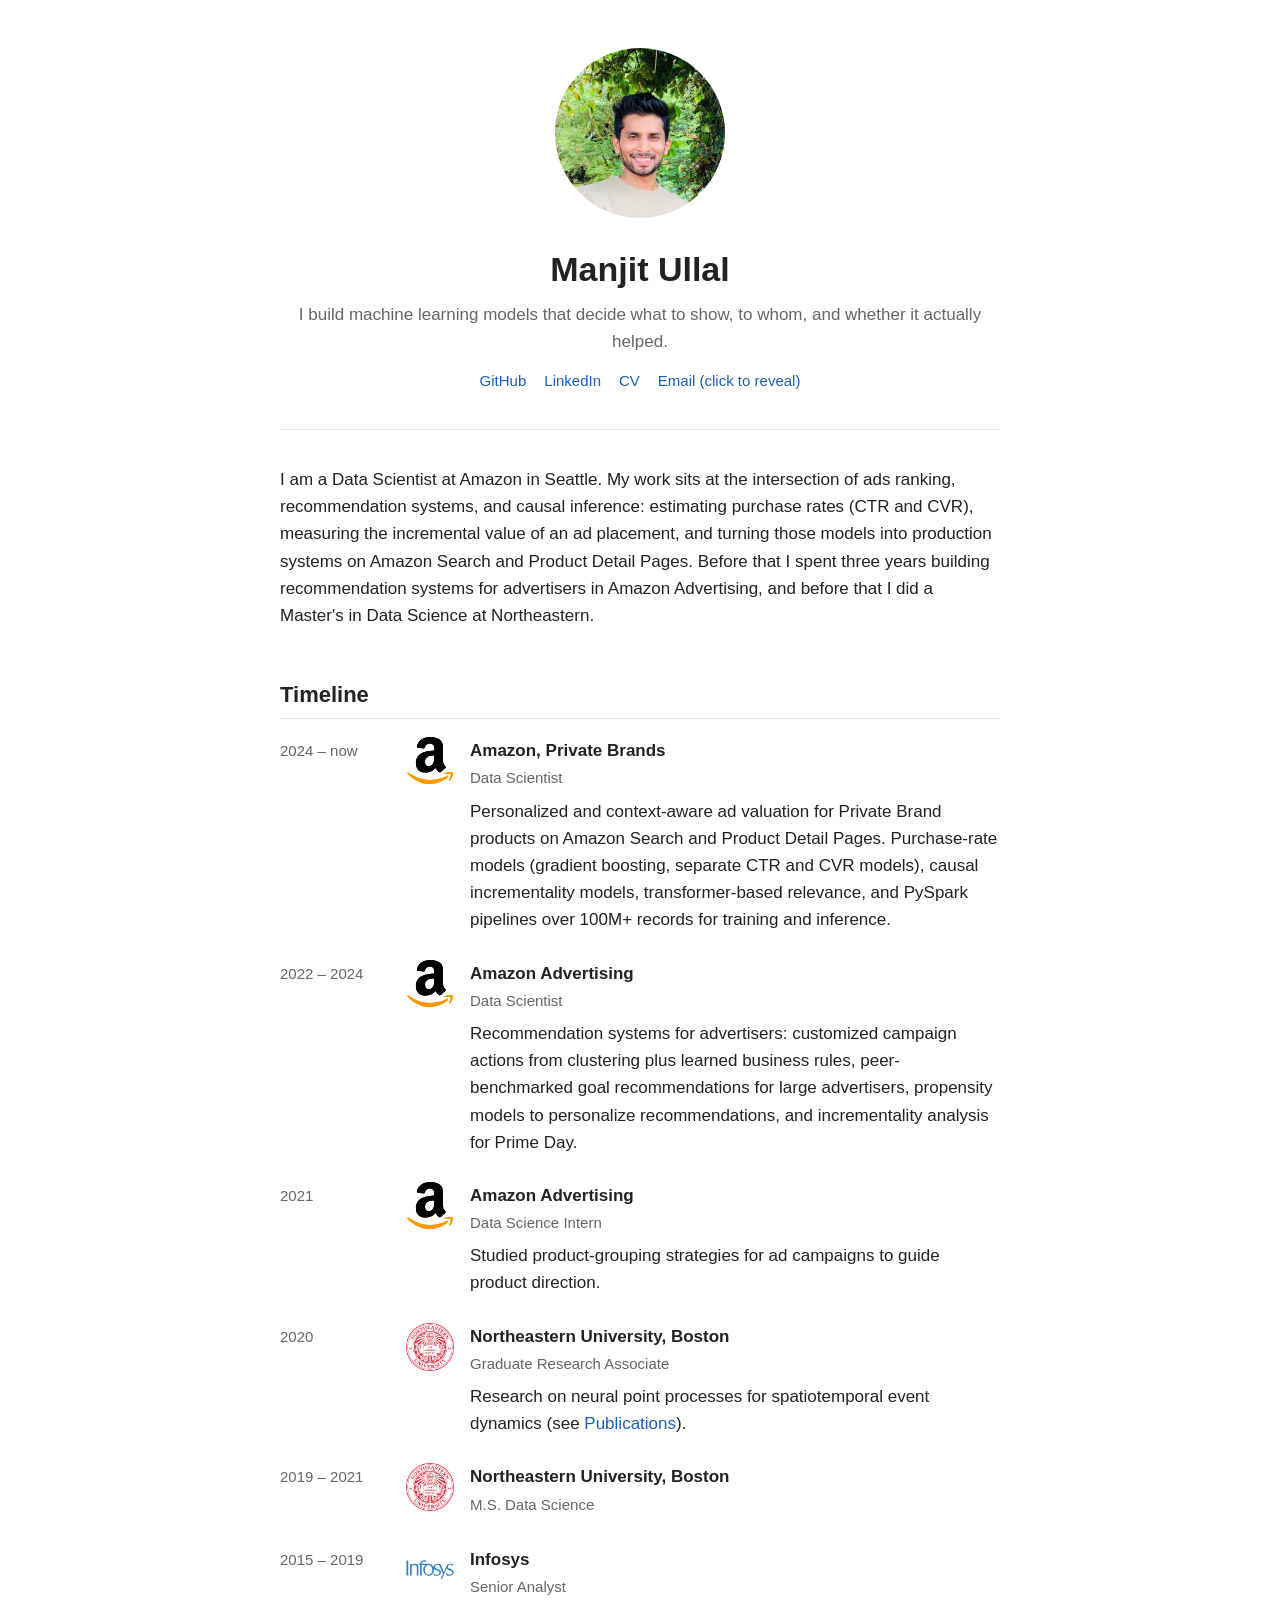
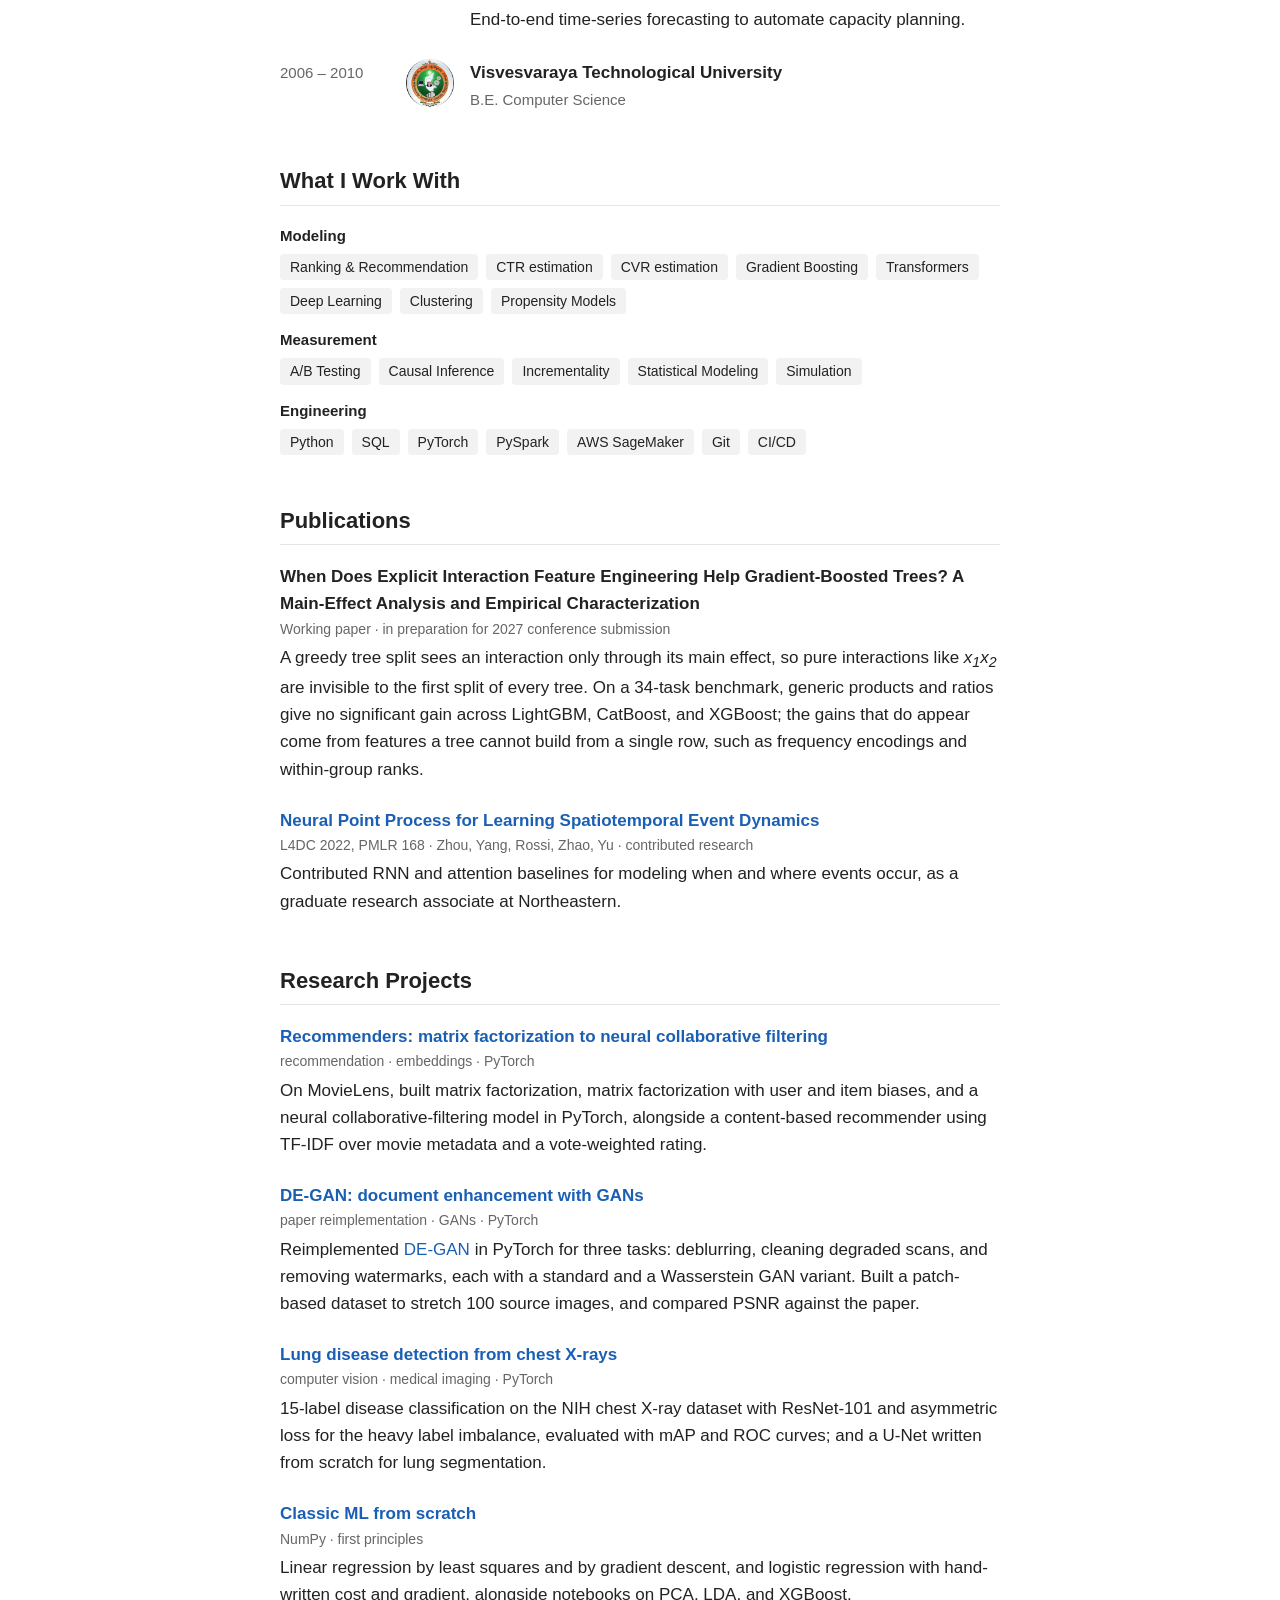
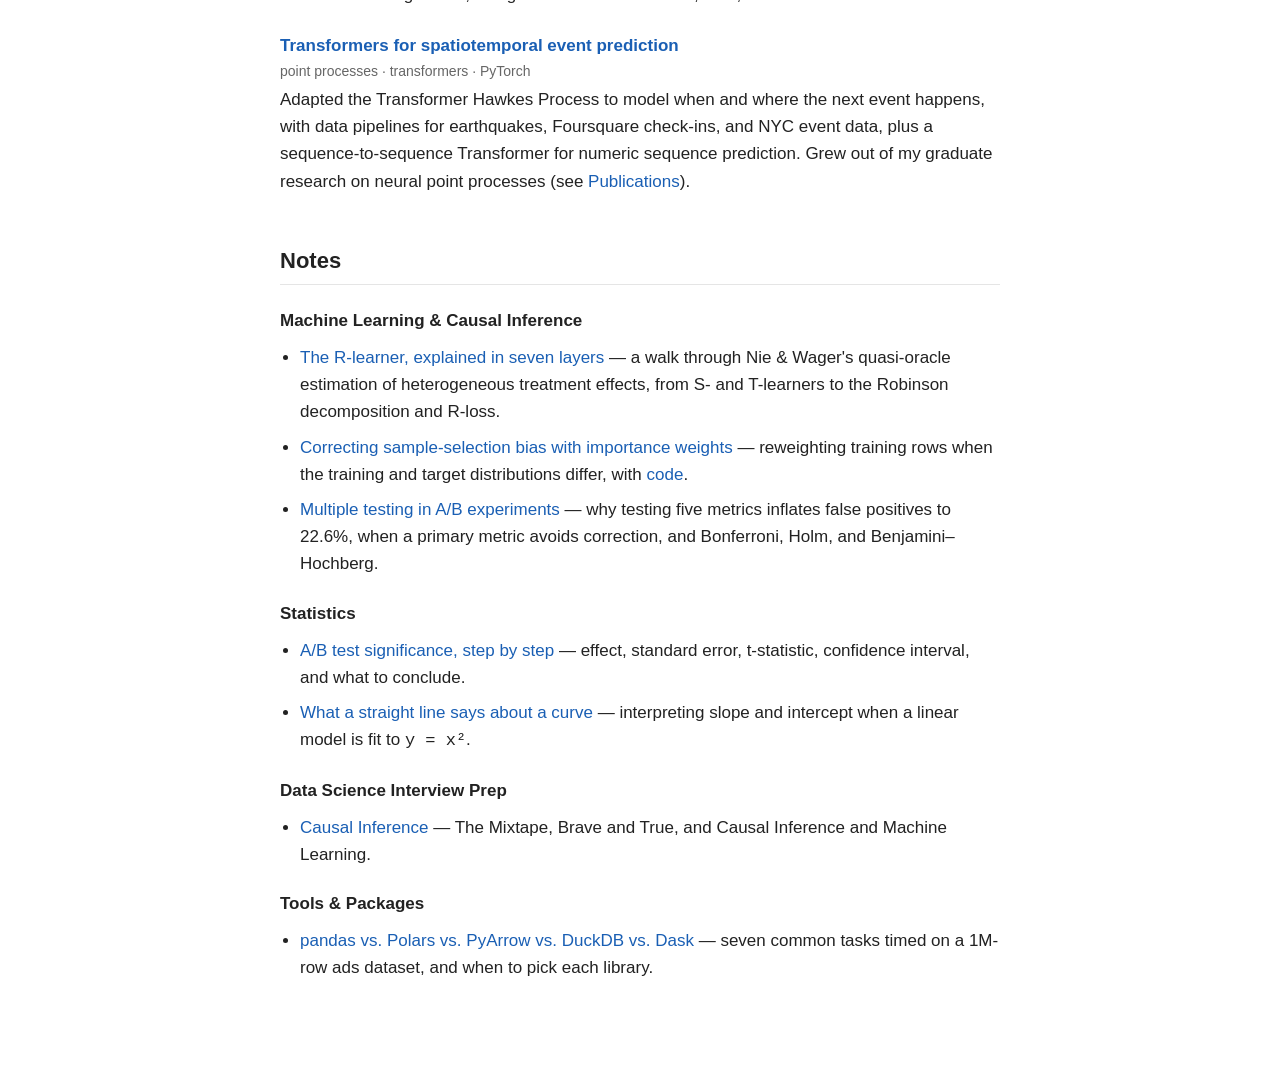
<file: index.html>
<!DOCTYPE html>
<html lang="en">
<head>
  <meta charset="utf-8">
  <meta name="viewport" content="width=device-width, initial-scale=1">
  <title>Manjit Ullal</title>
  <meta name="description" content="Manjit Ullal — Data Scientist working on ads ranking, recommendation, and causal inference.">
  <link rel="stylesheet" href="style.css">
</head>
<body>
<main>

  <header>
    <img class="avatar" src="img/me.jpg" alt="Photo of Manjit Ullal">
    <h1>Manjit Ullal</h1>
    <p class="tagline">I build machine learning models that decide what to show, to whom, and whether it actually helped.</p>
    <div class="links">
      <a href="https://github.com/manjitullal">GitHub</a>
      <a href="https://www.linkedin.com/in/manjit-ullal/">LinkedIn</a>
      <a href="#" id="cv" onclick="revealCV(event)">CV</a>
      <a href="#" id="email" onclick="revealEmail(event)">Email (click to reveal)</a>
    </div>
  </header>

  <hr>

  <p>
    I am a Data Scientist at Amazon in Seattle. My work sits at the intersection of
    ads ranking, recommendation systems, and causal inference: estimating purchase rates
    (CTR and CVR), measuring the incremental value of an ad placement, and turning
    those models into production systems on Amazon Search and Product Detail Pages.
    Before that I spent three years building recommendation systems for advertisers in
    Amazon Advertising, and before that I did a Master's in Data Science at Northeastern.
  </p>

  <h2>Timeline</h2>

  <div class="entry">
    <div class="when">2024 – now</div>
    <div class="logo"><img src="img/logos/amazon.svg" alt="Amazon logo"></div>
    <div class="what">
      <strong>Amazon, Private Brands</strong>
      <span class="role">Data Scientist</span>
      <p>Personalized and context-aware ad valuation for Private Brand products on Amazon Search
        and Product Detail Pages. Purchase-rate models (gradient boosting, separate CTR and CVR models),
        causal incrementality models, transformer-based relevance, and PySpark pipelines over
        100M+ records for training and inference.</p>
    </div>
  </div>

  <div class="entry">
    <div class="when">2022 – 2024</div>
    <div class="logo"><img src="img/logos/amazon.svg" alt="Amazon logo"></div>
    <div class="what">
      <strong>Amazon Advertising</strong>
      <span class="role">Data Scientist</span>
      <p>Recommendation systems for advertisers: customized campaign actions from clustering plus
        learned business rules, peer-benchmarked goal recommendations for large advertisers,
        propensity models to personalize recommendations, and incrementality analysis for Prime Day.</p>
    </div>
  </div>

  <div class="entry">
    <div class="when">2021</div>
    <div class="logo"><img src="img/logos/amazon.svg" alt="Amazon logo"></div>
    <div class="what">
      <strong>Amazon Advertising</strong>
      <span class="role">Data Science Intern</span>
      <p>Studied product-grouping strategies for ad campaigns to guide product direction.</p>
    </div>
  </div>

  <div class="entry">
    <div class="when">2020</div>
    <div class="logo"><img src="img/logos/northeastern.png" alt="Northeastern University logo"></div>
    <div class="what">
      <strong>Northeastern University, Boston</strong>
      <span class="role">Graduate Research Associate</span>
      <p>Research on neural point processes for spatiotemporal event dynamics
        (see <a href="#publications">Publications</a>).</p>
    </div>
  </div>

  <div class="entry">
    <div class="when">2019 – 2021</div>
    <div class="logo"><img src="img/logos/northeastern.png" alt="Northeastern University logo"></div>
    <div class="what">
      <strong>Northeastern University, Boston</strong>
      <span class="role">M.S. Data Science</span>
    </div>
  </div>

  <div class="entry">
    <div class="when">2015 – 2019</div>
    <div class="logo"><img src="img/logos/infosys.svg" alt="Infosys logo"></div>
    <div class="what">
      <strong>Infosys</strong>
      <span class="role">Senior Analyst</span>
      <p>End-to-end time-series forecasting to automate capacity planning.</p>
    </div>
  </div>

  <div class="entry">
    <div class="when">2006 – 2010</div>
    <div class="logo"><img src="img/logos/vtu.png" alt="VTU logo"></div>
    <div class="what">
      <strong>Visvesvaraya Technological University</strong>
      <span class="role">B.E. Computer Science</span>
    </div>
  </div>

  <h2>What I Work With</h2>

  <div class="group">
    <b>Modeling</b>
    <div class="chips">
      <span>Ranking &amp; Recommendation</span><span>CTR estimation</span><span>CVR estimation</span>
      <span>Gradient Boosting</span><span>Transformers</span><span>Deep Learning</span>
      <span>Clustering</span><span>Propensity Models</span>
    </div>
  </div>
  <div class="group">
    <b>Measurement</b>
    <div class="chips">
      <span>A/B Testing</span><span>Causal Inference</span><span>Incrementality</span>
      <span>Statistical Modeling</span><span>Simulation</span>
    </div>
  </div>
  <div class="group">
    <b>Engineering</b>
    <div class="chips">
      <span>Python</span><span>SQL</span><span>PyTorch</span><span>PySpark</span>
      <span>AWS SageMaker</span><span>Git</span><span>CI/CD</span>
    </div>
  </div>

  <h2 id="publications">Publications</h2>

  <div class="project">
    <span class="title">When Does Explicit Interaction Feature Engineering Help Gradient-Boosted Trees?
      A Main-Effect Analysis and Empirical Characterization</span>
    <div class="meta">Working paper &middot; in preparation for 2027 conference submission</div>
    <p>A greedy tree split sees an interaction only through its main effect, so pure interactions like
      <em>x<sub>1</sub>x<sub>2</sub></em> are invisible to the first split of every tree. On a 34-task benchmark,
      generic products and ratios give no significant gain across LightGBM, CatBoost, and XGBoost; the gains
      that do appear come from features a tree cannot build from a single row, such as frequency encodings
      and within-group ranks.</p>
  </div>

  <div class="project">
    <a class="title" href="https://proceedings.mlr.press/v168/zhou22a.html">Neural Point Process for Learning Spatiotemporal Event Dynamics</a>
    <div class="meta">L4DC 2022, PMLR 168 &middot; Zhou, Yang, Rossi, Zhao, Yu &middot; contributed research</div>
    <p>Contributed RNN and attention baselines for modeling when and where events occur, as a graduate
      research associate at Northeastern.</p>
  </div>

  <h2>Research Projects</h2>

  <div class="project">
    <a class="title" href="https://github.com/manjitullal/recommendation">Recommenders: matrix factorization to neural collaborative filtering</a>
    <div class="meta">recommendation &middot; embeddings &middot; PyTorch</div>
    <p>On MovieLens, built matrix factorization, matrix factorization with user and item biases, and a
      neural collaborative-filtering model in PyTorch, alongside a content-based recommender using
      TF-IDF over movie metadata and a vote-weighted rating.</p>
  </div>

  <div class="project">
    <a class="title" href="https://github.com/manjitullal/DE-GAN">DE-GAN: document enhancement with GANs</a>
    <div class="meta">paper reimplementation &middot; GANs &middot; PyTorch</div>
    <p>Reimplemented <a href="https://arxiv.org/abs/2010.08764">DE-GAN</a> in PyTorch for three tasks:
      deblurring, cleaning degraded scans, and removing watermarks, each with a standard and a Wasserstein
      GAN variant. Built a patch-based dataset to stretch 100 source images, and compared PSNR against the paper.</p>
  </div>

  <div class="project">
    <a class="title" href="https://github.com/manjitullal/Lung-Diseases-Detection">Lung disease detection from chest X-rays</a>
    <div class="meta">computer vision &middot; medical imaging &middot; PyTorch</div>
    <p>15-label disease classification on the NIH chest X-ray dataset with ResNet-101 and asymmetric loss
      for the heavy label imbalance, evaluated with mAP and ROC curves; and a U-Net written from scratch
      for lung segmentation.</p>
  </div>

  <div class="project">
    <a class="title" href="https://github.com/manjitullal/Machine-Learning-from-scratch-code">Classic ML from scratch</a>
    <div class="meta">NumPy &middot; first principles</div>
    <p>Linear regression by least squares and by gradient descent, and logistic regression with
      hand-written cost and gradient, alongside notebooks on PCA, LDA, and XGBoost.</p>
  </div>

  <div class="project">
    <a class="title" href="https://github.com/manjitullal/spatiotemporal">Transformers for spatiotemporal event prediction</a>
    <div class="meta">point processes &middot; transformers &middot; PyTorch</div>
    <p>Adapted the Transformer Hawkes Process to model when and where the next event happens, with
      data pipelines for earthquakes, Foursquare check-ins, and NYC event data, plus a sequence-to-sequence
      Transformer for numeric sequence prediction. Grew out of my graduate research on neural point
      processes (see <a href="#publications">Publications</a>).</p>
  </div>

  <h2 id="notes">Notes</h2>

  <h3 class="subhead">Machine Learning &amp; Causal Inference</h3>
  <ul class="plain">
    <li><a href="notes/r-learner.html">The R-learner, explained in seven layers</a> &mdash;
      a walk through Nie &amp; Wager's quasi-oracle estimation of heterogeneous treatment effects,
      from S- and T-learners to the Robinson decomposition and R-loss.</li>
    <li><a href="notes/sample-selection-bias.html">Correcting sample-selection bias with importance weights</a> &mdash;
      reweighting training rows when the training and target distributions differ, with
      <a href="notes/code/sample-selection-bias/bias_correction_cluster_weighting.py">code</a>.</li>
    <li><a href="notes/multiple-testing.html">Multiple testing in A/B experiments</a> &mdash;
      why testing five metrics inflates false positives to 22.6%, when a primary metric avoids correction, and Bonferroni, Holm, and Benjamini&ndash;Hochberg.</li>
  </ul>

  <h3 class="subhead">Statistics</h3>
  <ul class="plain">
    <li><a href="notes/ab-significance.html">A/B test significance, step by step</a> &mdash;
      effect, standard error, t-statistic, confidence interval, and what to conclude.</li>
    <li><a href="notes/linear-fit-interpretation.html">What a straight line says about a curve</a> &mdash;
      interpreting slope and intercept when a linear model is fit to <code>y = x&sup2;</code>.</li>
  </ul>

  <h3 class="subhead">Data Science Interview Prep</h3>
  <ul class="plain">
    <li><a href="notes/causal-inference.html">Causal Inference</a> &mdash;
      The Mixtape, Brave and True, and Causal Inference and Machine Learning.</li>
  </ul>

  <h3 class="subhead">Tools &amp; Packages</h3>
  <ul class="plain">
    <li><a href="notes/dataframe-benchmark.html">pandas vs. Polars vs. PyArrow vs. DuckDB vs. Dask</a> &mdash;
      seven common tasks timed on a 1M-row ads dataset, and when to pick each library.</li>
  </ul>


</main>

<script>
  function revealCV(e) {
    e.preventDefault();
    var addr = ["manjit862", "gmail.com"].join("@");
    var a = document.getElementById("cv");
    a.textContent = "CV: email " + addr + " for my latest CV";
    a.href = "mailto:" + addr + "?subject=CV%20request";
    a.onclick = null;
  }
  function revealEmail(e) {
    e.preventDefault();
    var addr = ["manjit862", "gmail.com"].join("@");
    var a = document.getElementById("email");
    a.textContent = addr;
    a.href = "mailto:" + addr;
    a.onclick = null;
  }
</script>
</body>
</html>
</file>
<file: style.css>
:root {
  --text: #222;
  --muted: #666;
  --rule: #e5e5e5;
  --link: #1a5fb4;
  --chip: #f2f2f2;
}

* { box-sizing: border-box; }

body {
  margin: 0;
  font-family: -apple-system, BlinkMacSystemFont, "Segoe UI", Helvetica, Arial, sans-serif;
  font-size: 17px;
  line-height: 1.6;
  color: var(--text);
  background: #fff;
}

main {
  max-width: 760px;
  margin: 0 auto;
  padding: 48px 20px 80px;
}

a { color: var(--link); text-decoration: none; }
a:hover { text-decoration: underline; }

/* header */
header { text-align: center; }

.avatar {
  width: 170px;
  height: 170px;
  border-radius: 50%;
  object-fit: cover;
}

h1 { font-size: 34px; margin: 16px 0 4px; font-weight: 600; }
.tagline { color: var(--muted); margin: 0 0 14px; }

.links { display: flex; justify-content: center; gap: 18px; flex-wrap: wrap; font-size: 15px; }

hr { border: 0; border-top: 1px solid var(--rule); margin: 36px 0; }

h2 {
  font-size: 22px;
  font-weight: 700;
  color: var(--text);
  margin: 48px 0 18px;
  padding-bottom: 6px;
  border-bottom: 1px solid var(--rule);
}

/* timeline */
.entry {
  display: grid;
  grid-template-columns: 110px 48px 1fr;
  gap: 16px;
  margin-bottom: 26px;
}
.when { color: var(--muted); font-size: 15px; padding-top: 2px; }
.logo img { width: 48px; height: 48px; object-fit: contain; }
.what strong { display: block; }
.what .role { color: var(--muted); font-size: 15px; }
.what p { margin: 6px 0 0; }

/* chips */
.group { margin-bottom: 14px; }
.group b { display: block; font-size: 15px; margin-bottom: 6px; }
.chips { display: flex; flex-wrap: wrap; gap: 8px; }
.chips span {
  background: var(--chip);
  border-radius: 4px;
  padding: 2px 10px;
  font-size: 14px;
}

ul.plain { padding-left: 20px; margin: 0; }
ul.plain li { margin-bottom: 8px; }

footer { color: var(--muted); font-size: 14px; text-align: center; margin-top: 60px; }

@media (max-width: 560px) {
  .entry { grid-template-columns: 40px 1fr; gap: 2px 12px; }
  .entry .when { grid-column: 1 / -1; }
  .logo img { width: 40px; height: 40px; }
  h1 { font-size: 28px; }
}

/* project cards */
.project { margin-bottom: 24px; }
.project .title { font-weight: 600; }
.project .meta { color: var(--muted); font-size: 14px; }
.project p { margin: 4px 0 0; }

/* note pages */
.note h1 { text-align: left; font-size: 30px; }
.note h2 { text-transform: none; letter-spacing: 0; color: var(--text); font-size: 22px; margin-top: 40px; }
.note h3 { font-size: 18px; margin-top: 28px; }
.note table { border-collapse: collapse; font-size: 14px; margin: 16px 0; display: block; overflow-x: auto; }
.note th, .note td { border: 1px solid var(--rule); padding: 4px 10px; }
.note th { background: var(--chip); }
.note pre { background: #f7f7f7; padding: 12px 14px; border-radius: 6px; overflow-x: auto; font-size: 14px; }
.note code { font-size: 0.9em; }
.note .arithmatex { overflow-x: auto; }

h3.subhead { font-size: 17px; font-weight: 600; margin: 22px 0 10px; }
</file>
